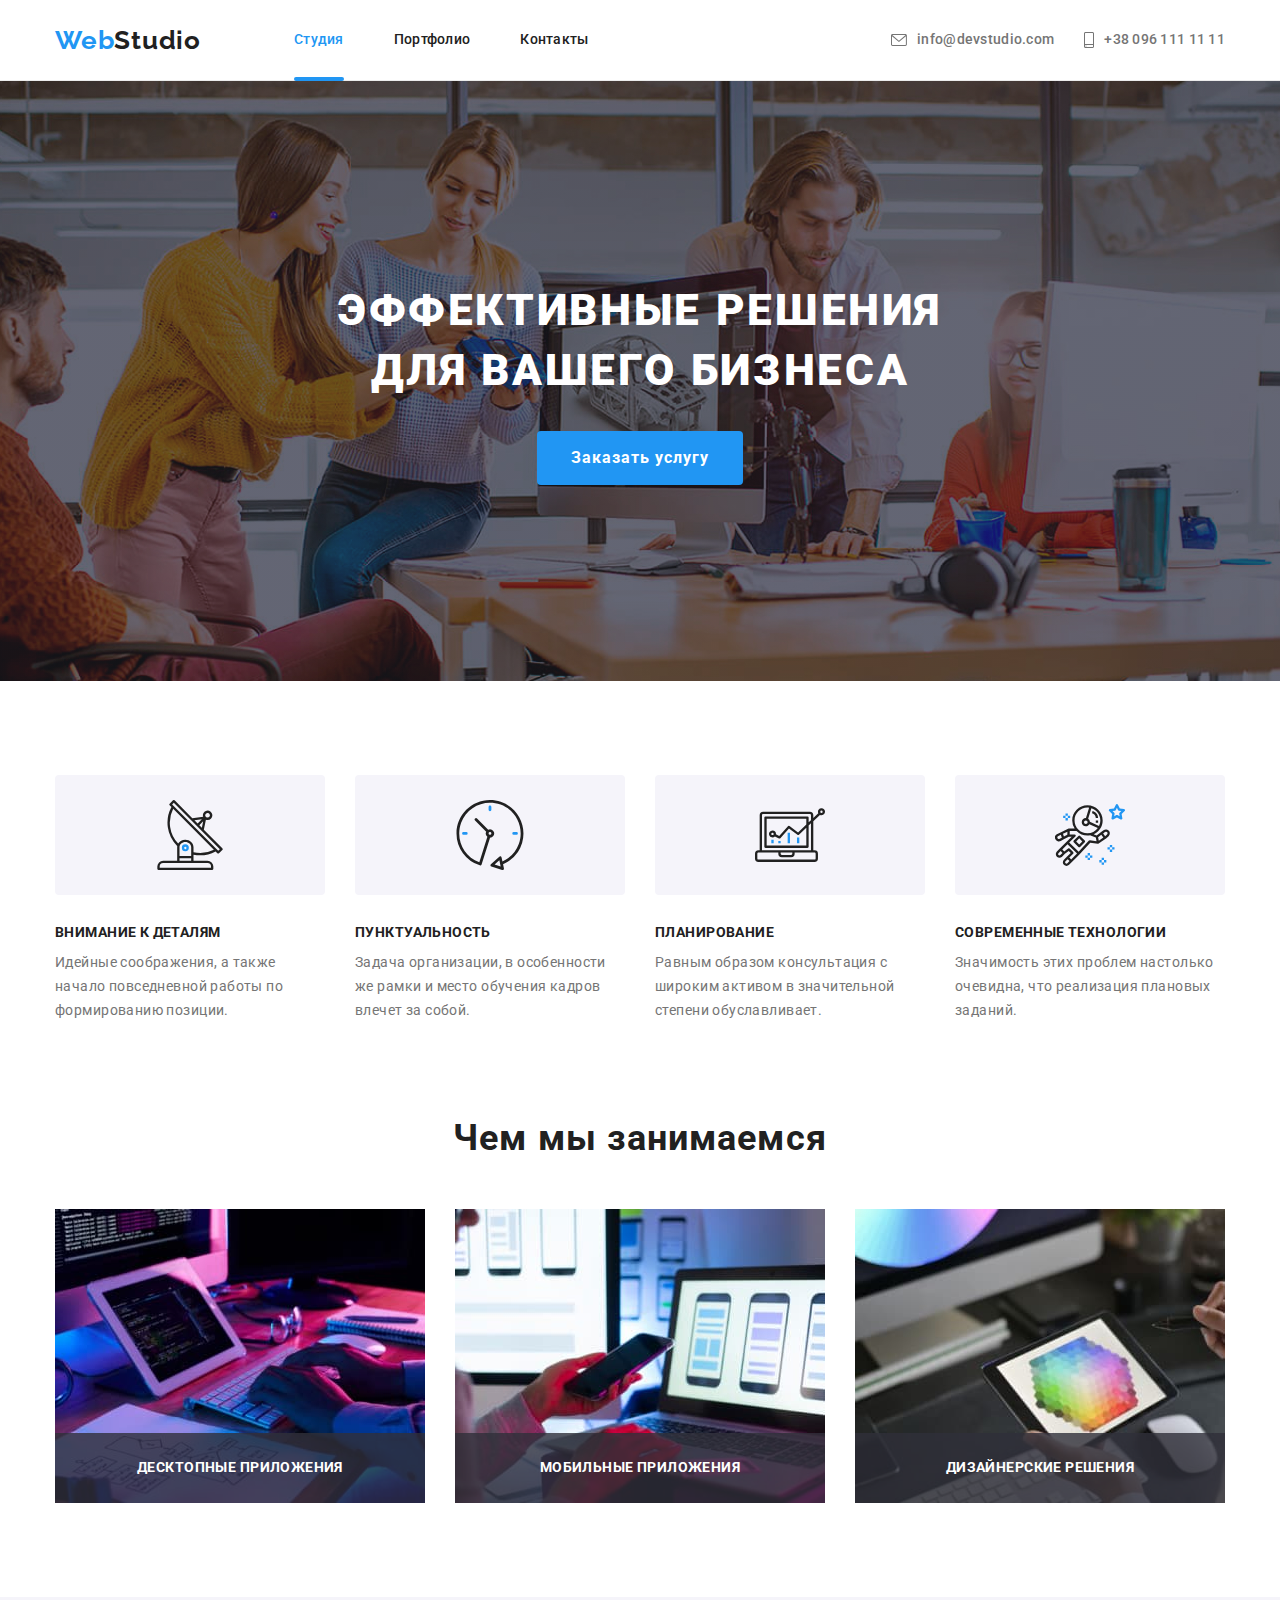
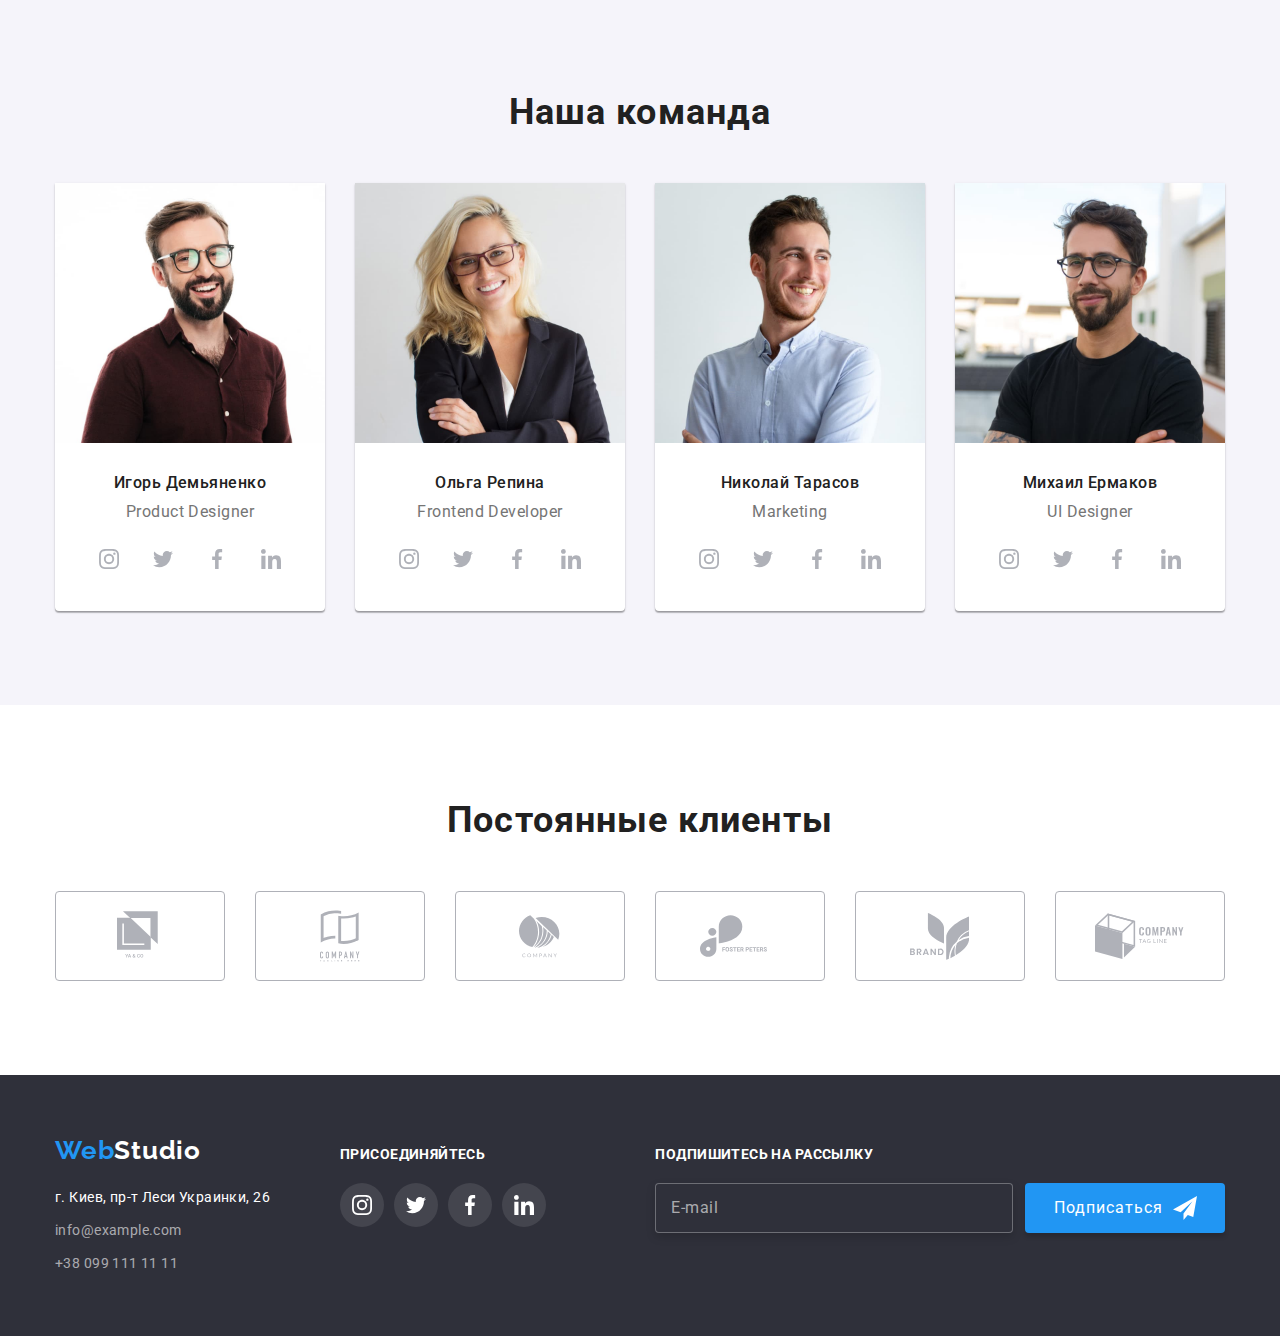
<file: index.html>
<!DOCTYPE html>
<html lang="ru">
  <head>
    <meta charset="UTF-8" />
    <meta name="viewport" content="width=device-width, initial-scale=1.0" />
    <meta name="description" content="Сайт WebStudio" />
    <title>WebStudio - Company Website</title>
    <link
      href="https://fonts.googleapis.com/css2?family=Raleway:wght@700&family=Roboto:wght@400;500;700;900&display=swap"
      rel="stylesheet"
    />
    <link
      rel="stylesheet"
      href="https://cdnjs.cloudflare.com/ajax/libs/modern-normalize/1.0.0/modern-normalize.min.css"
    />
    <link rel="stylesheet" href="./css/style.css" />
  </head>
  <body>
    <!-- Шапка сайта -->
    <header class="header">
      <div class="container">
        <div class="header-flex">
          <nav class="nav-flex">
            <!-- логотип -->
            <a href="./index.html" class="logo">
              <span class="web">Web</span><span class="studio-black">Studio</span>
            </a>

            <!-- навигация в шапке -->
            <ul class="nav-list">
              <li class="item">
                <a href="./index.html" class="link active">Студия</a>
              </li>
              <li class="item">
                <a href="./portfolio.html" class="link">Портфолио</a>
              </li>
              <li class="item">
                <a href="#" class="link">Контакты</a>
              </li>
            </ul>
          </nav>
          <!-- блок с емейлом и номером телефона -->
          <div class="contacts">
            <a href="mailto:info@devstudio.com" class="link">
              <svg class="contacts-icon" width="16" height="12">
                <use href="./images/symbols.svg#icon-envelope"></use>
              </svg>
              info@devstudio.com
            </a>

            <a href="tel:+380961111111" class="link">
              <svg class="contacts-icon" width="10" height="16">
                <use href="./images/symbols.svg#icon-tel"></use>
              </svg>
              +38 096 111 11 11
            </a>
          </div>
        </div>
      </div>
    </header>

    <!-- Основной контент сайта -->
    <main>
      <!-- Герой сайта -->
      <section class="hero">
        <div class="hero-container">
          <h1 class="title">
            Эффективные решения <br />
            для вашего бизнеса
          </h1>

          <!-- Кнопка окрытия модального окна -->
          <button class="open-btn" type="button" data-modal-open>Заказать услугу</button>

          <!-- Модальное окно -->
          <div class="backdrop is-hidden" data-modal>
            <div class="modal">
              <!-- Кнопка закрытия модального окна -->
              <button class="closed-btn" type="button" data-modal-close>
                <svg class="closed-svg" width="11" height="11">
                  <use href="./images/symbols.svg#icon-closed-pointer"></use>
                </svg>
              </button>

              <!-- Form на модалке -->
              <form class="form-field">
                <!-- Титул Модального окна -->
                <b class="modal-title">Оставьте свои данные, мы вам перезвоним</b>

                <div class="form-block" role="group">
                  <label class="form-label" for="name">Имя</label>
                  <input class="form-input" type="text" name="name" id="name" placeholder=" " />
                  <svg class="form-svg" width="18" height="18">
                    <use href="./images/symbols.svg#icon-person-modal"></use>
                  </svg>
                </div>

                <div class="form-block" role="group">
                  <label class="form-label" for="tel">Телефон</label>
                  <input class="form-input" type="tel" name="tel" id="tel" placeholder=" " />
                  <svg class="form-svg" width="18" height="18">
                    <use href="./images/symbols.svg#icon-phone-modal"></use>
                  </svg>
                </div>

                <div class="form-block" role="group">
                  <label class="form-label" for="e-mail">Почта</label>
                  <input class="form-input" type="email" name="email" id="e-mail" placeholder=" " />
                  <svg class="form-svg" width="18" height="18">
                    <use href="./images/symbols.svg#icon-email-modal"></use>
                  </svg>
                </div>

                <!-- Поле textarea -->
                <div class="form-textarea" role="group">
                  <label class="label-comment" for="comment">Комментарий</label>
                  <textarea name="comment" id="comment" placeholder=" "></textarea>
                  <label class="label-placeholder" for="comment">Введите текст</label>
                </div>

                <!-- Кастомный чекбокс -->
                <div class="form-policy" role="group">
                  <label class="policy-label">
                    <input class="policy-checkbox" type="checkbox" name="policy" />
                    <!-- <span class="icon-check"></span> -->
                    <span class="icon-check"
                      >Соглашаюсь с рассылкой и принимаю &nbsp;
                      <a href="#">Условия договора</a></span
                    >
                  </label>
                </div>

                <!-- Кнопка отправки формы -->
                <button class="btn-send" type="submit">Отправить</button>
              </form>
              <!--  -->
            </div>
          </div>
        </div>
      </section>

      <!-- Наши преимущества -->
      <section class="adv">
        <div class="container">
          <!-- Данный Заголовок "h2" тут необязателен, но для семантики будет полезен. Мы его скроем в стилях. -->
          <h2 class="visually-hidden">Наши преимущества</h2>

          <ul class="advantages">
            <li class="advantages-list">
              <div class="advantages-box">
                <svg width="70" height="70">
                  <use href="./images/symbols.svg#icon-antenna"></use>
                </svg>
              </div>
              <h3 class="advantages-title">Внимание к деталям</h3>
              <p class="advantages-text">
                Идейные соображения, а также начало повседневной работы по формированию позиции.
              </p>
            </li>
            <li class="advantages-list">
              <div class="advantages-box">
                <svg width="70" height="70">
                  <use href="./images/symbols.svg#icon-clock"></use>
                </svg>
              </div>
              <h3 class="advantages-title">Пунктуальность</h3>
              <p class="advantages-text">
                Задача организации, в особенности же рамки и место обучения кадров влечет за собой.
              </p>
            </li>
            <li class="advantages-list">
              <div class="advantages-box">
                <svg width="70" height="70">
                  <use href="./images/symbols.svg#icon-diagram"></use>
                </svg>
              </div>
              <h3 class="advantages-title">Планирование</h3>
              <p class="advantages-text">
                Равным образом консультация с широким активом в значительной степени обуславливает.
              </p>
            </li>
            <li class="advantages-list">
              <div class="advantages-box">
                <svg width="70" height="70">
                  <use href="./images/symbols.svg#icon-astronaut"></use>
                </svg>
              </div>
              <h3 class="advantages-title">Современные технологии</h3>
              <p class="advantages-text">
                Значимость этих проблем настолько очевидна, что реализация плановых заданий.
              </p>
            </li>
          </ul>
        </div>
      </section>

      <!-- Чем мы занимаемся -->
      <section class="work">
        <div class="container">
          <h2 class="title">Чем мы занимаемся</h2>

          <ul class="work-list">
            <li class="list-item">
              <img
                src="./images/img_1.jpg"
                alt="Набор кода используя планшет"
                width="370"
                height="294"
              />

              <!-- *Блок позиционирования -->
              <div class="position-block">
                <p class="position-text">Десктопные приложения</p>
              </div>
            </li>
            <li class="list-item">
              <img
                src="./images/img_2.jpg"
                alt="Макет дизайна рабочего стола мобильного телефона"
                width="370"
                height="294"
              />

              <!-- *Блок позиционирования -->
              <div class="position-block">
                <p class="position-text">Мобильные приложения</p>
              </div>
            </li>
            <li class="list-item">
              <img
                src="./images/img_3.jpg"
                alt="Цветовая палитра на экране планшета"
                width="370"
                height="294"
              />

              <!-- *Блок позиционирования -->
              <div class="position-block">
                <p class="position-text">Дизайнерские решения</p>
              </div>
            </li>
          </ul>
        </div>
      </section>

      <!-- Наша команда -->
      <section class="team">
        <div class="container">
          <h2 class="title">Наша команда</h2>

          <ul class="team-list">
            <li class="list-item">
              <img
                class="list-img"
                src="./images/photo_1.jpg"
                alt="Игорь Демьяненко"
                width="270"
                height="260"
              />
              <h3 class="list-title">Игорь Демьяненко</h3>
              <p class="list-text" lang="en">Product Designer</p>
              <div class="social-block">
                <a class="social-link" href="https://www.instagram.com">
                  <svg class="social-svg" width="20" height="20">
                    <use href="./images/symbols.svg#icon-instagram"></use>
                  </svg>
                </a>
                <a class="social-link" href="https://twitter.com">
                  <svg class="social-svg" width="20" height="20">
                    <use href="./images/symbols.svg#icon-twitter"></use>
                  </svg>
                </a>
                <a class="social-link" href="https://www.facebook.com">
                  <svg class="social-svg" width="20" height="20">
                    <use href="./images/symbols.svg#icon-facebook"></use>
                  </svg>
                </a>
                <a class="social-link" href="https://www.linkedin.com">
                  <svg class="social-svg" width="20" height="20">
                    <use href="./images/symbols.svg#icon-linkedin"></use>
                  </svg>
                </a>
              </div>
            </li>
            <li class="list-item">
              <img
                class="list-img"
                src="./images/photo_2.jpg"
                alt="Ольга Репина"
                width="270"
                height="260"
              />
              <h3 class="list-title">Ольга Репина</h3>
              <p class="list-text" lang="en">Frontend Developer</p>
              <div class="social-block">
                <a class="social-link" href="https://www.instagram.com">
                  <svg class="social-svg" width="20" height="20">
                    <use href="./images/symbols.svg#icon-instagram"></use>
                  </svg>
                </a>
                <a class="social-link" href="https://twitter.com">
                  <svg class="social-svg" width="20" height="20">
                    <use href="./images/symbols.svg#icon-twitter"></use>
                  </svg>
                </a>
                <a class="social-link" href="https://www.facebook.com">
                  <svg class="social-svg" width="20" height="20">
                    <use href="./images/symbols.svg#icon-facebook"></use>
                  </svg>
                </a>
                <a class="social-link" href="https://www.linkedin.com">
                  <svg class="social-svg" width="20" height="20">
                    <use href="./images/symbols.svg#icon-linkedin"></use>
                  </svg>
                </a>
              </div>
            </li>
            <li class="list-item">
              <img
                class="list-img"
                src="./images/photo_3.jpg"
                alt="Николай Тарасов"
                width="270"
                height="260"
              />
              <h3 class="list-title">Николай Тарасов</h3>
              <p class="list-text" lang="en">Marketing</p>
              <div class="social-block">
                <a class="social-link" href="https://www.instagram.com">
                  <svg width="20" height="20">
                    <use href="./images/symbols.svg#icon-instagram"></use>
                  </svg>
                </a>
                <a class="social-link" href="https://twitter.com">
                  <svg width="20" height="20">
                    <use href="./images/symbols.svg#icon-twitter"></use>
                  </svg>
                </a>
                <a class="social-link" href="https://www.facebook.com">
                  <svg width="20" height="20">
                    <use href="./images/symbols.svg#icon-facebook"></use>
                  </svg>
                </a>
                <a class="social-link" href="https://www.linkedin.com">
                  <svg width="20" height="20">
                    <use href="./images/symbols.svg#icon-linkedin"></use>
                  </svg>
                </a>
              </div>
            </li>
            <li class="list-item">
              <img
                class="list-img"
                src="./images/photo_4.jpg"
                alt="Михаил Ермаков"
                width="270"
                height="260"
              />
              <h3 class="list-title">Михаил Ермаков</h3>
              <p class="list-text" lang="en">UI Designer</p>
              <div class="social-block">
                <a class="social-link" href="https://www.instagram.com">
                  <svg width="20" height="20">
                    <use href="./images/symbols.svg#icon-instagram"></use>
                  </svg>
                </a>
                <a class="social-link" href="https://twitter.com">
                  <svg width="20" height="20">
                    <use href="./images/symbols.svg#icon-twitter"></use>
                  </svg>
                </a>
                <a class="social-link" href="https://www.facebook.com">
                  <svg width="20" height="20">
                    <use href="./images/symbols.svg#icon-facebook"></use>
                  </svg>
                </a>
                <a class="social-link" href="https://www.linkedin.com">
                  <svg width="20" height="20">
                    <use href="./images/symbols.svg#icon-linkedin"></use>
                  </svg>
                </a>
              </div>
            </li>
          </ul>
        </div>
      </section>

      <!-- Постоянные клиенты -->
      <section class="clients">
        <div class="container">
          <h2 class="title">Постоянные клиенты</h2>

          <div class="clients-block">
            <a class="clients-link" href="#">
              <svg class="clients-svg" width="45" height="50">
                <use href="./images/symbols.svg#icon-logo-1"></use>
              </svg>
            </a>
            <a class="clients-link" href="#">
              <svg class="clients-svg" width="40" height="52">
                <use href="./images/symbols.svg#icon-logo-2"></use>
              </svg>
            </a>
            <a class="clients-link" href="#">
              <svg class="clients-svg" width="41" height="43">
                <use href="./images/symbols.svg#icon-logo-3"></use>
              </svg>
            </a>
            <a class="clients-link" href="#">
              <svg class="clients-svg" width="80" height="43">
                <use href="./images/symbols.svg#icon-logo-4"></use>
              </svg>
            </a>
            <a class="clients-link" href="#">
              <svg class="clients-svg" width="59" height="47">
                <use href="./images/symbols.svg#icon-logo-5"></use>
              </svg>
            </a>
            <a class="clients-link" href="#">
              <svg class="clients-svg" width="89" height="49">
                <use href="./images/symbols.svg#icon-logo-6"></use>
              </svg>
            </a>
          </div>
        </div>
      </section>
    </main>

    <!-- футер сайта -->
    <footer class="footer">
      <div class="container">
        <!-- Общий блок для футер флекса -->
        <div class="footer-flex">
          <!-- блок ЛОГО + адрес, эмейл, телефон -->
          <div class="footer-address-block">
            <a href="./index.html" class="logo">
              <span class="web">Web</span><span class="studio-white">Studio</span>
            </a>
            <address class="company-address">
              <span class="map">г. Киев, пр-т Леси Украинки, 26</span> <br />
              <a href="mailto:info@example.com" class="link">info@example.com</a>
              <br />
              <a href="tel:+380991111111" class="link">+38 099 111 11 11</a> <br />
            </address>
          </div>

          <!-- блок присоединяйтесь к соц сетям -->
          <div class="footer-social">
            <b class="title">присоединяйтесь</b>
            <div class="social-block">
              <a class="social-link" href="https://www.instagram.com">
                <svg width="20" height="20">
                  <use href="./images/symbols.svg#icon-instagram"></use>
                </svg>
              </a>
              <a class="social-link" href="https://twitter.com">
                <svg width="20" height="20">
                  <use href="./images/symbols.svg#icon-twitter"></use>
                </svg>
              </a>
              <a class="social-link" href="https://www.facebook.com">
                <svg width="20" height="20">
                  <use href="./images/symbols.svg#icon-facebook"></use>
                </svg>
              </a>
              <a class="social-link" href="https://www.linkedin.com">
                <svg width="20" height="20">
                  <use href="./images/symbols.svg#icon-linkedin"></use>
                </svg>
              </a>
            </div>
          </div>

          <!-- Блок Подпишитесь на рассылку -->
          <div class="subscribe">
            <b class="subscribe-title">Подпишитесь на рассылку</b>
            <form class="subscribe-form">
              <input class="form-input" type="email" name="email" id="email" placeholder=" " />
              <label class="form-label" for="email">E-mail</label>

              <!-- Кнопка "Подписаться" -->
              <button class="form-btn" type="submit">
                Подписаться
                <svg width="24" height="24">
                  <use href="./images/symbols.svg#icon-send"></use>
                </svg>
              </button>
            </form>
          </div>
        </div>
      </div>
    </footer>

    <script src="./js/modal.js"></script>
  </body>
</html>
</file>
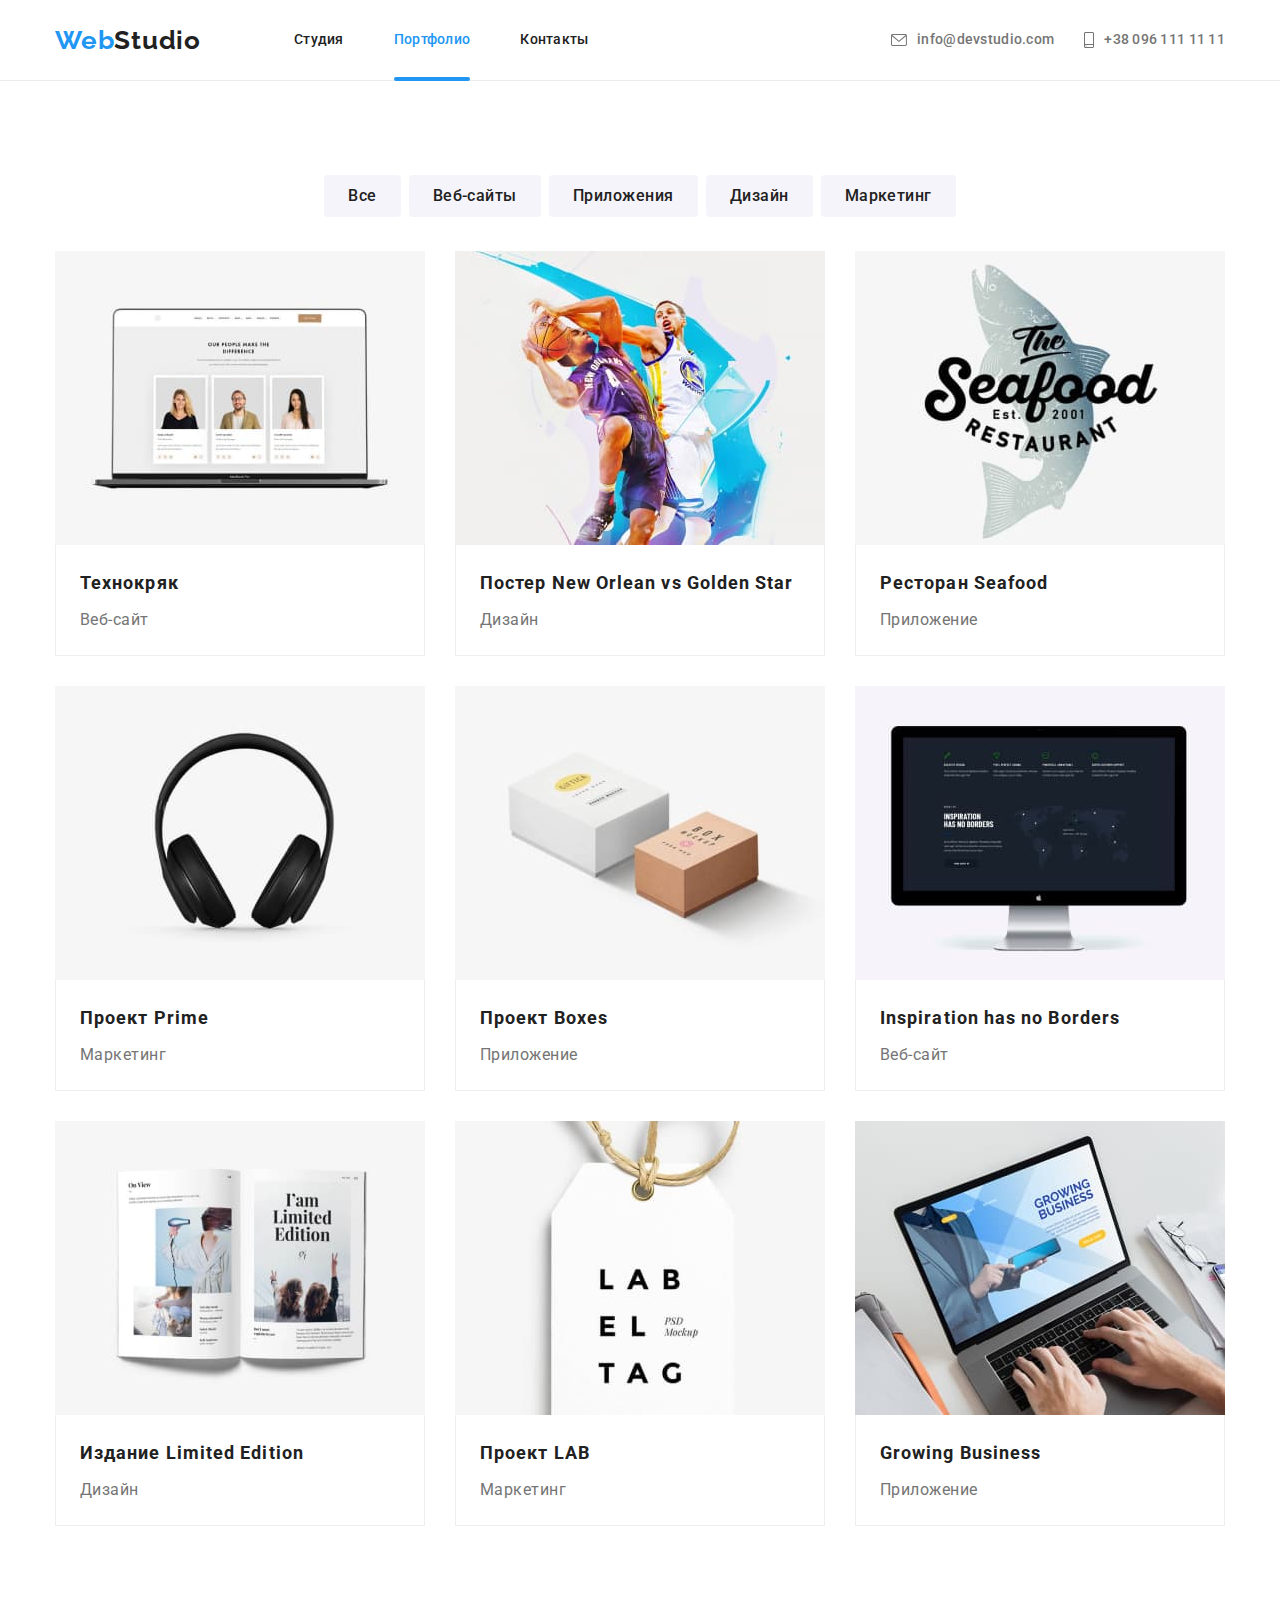
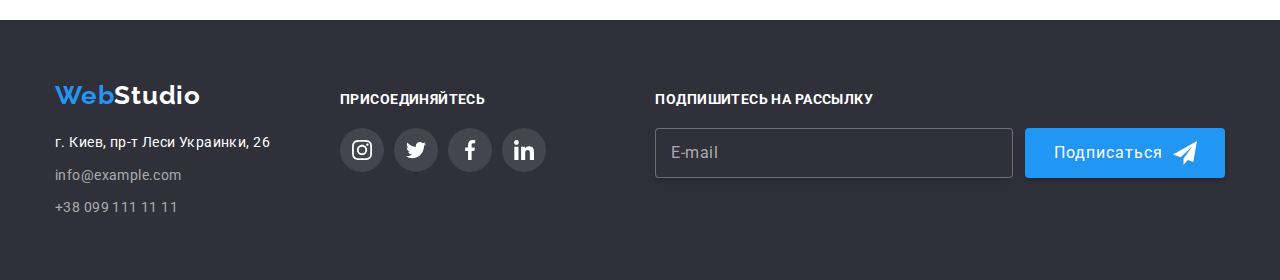
<file: portfolio.html>
<!DOCTYPE html>
<html lang="ru">
  <head>
    <meta charset="UTF-8" />
    <meta name="viewport" content="width=device-width, initial-scale=1.0" />
    <meta name="description" content="Сайт WebStudio" />
    <title>WebStudio portfolio</title>
    <link
      href="https://fonts.googleapis.com/css2?family=Raleway:wght@700&family=Roboto:wght@400;500;700;900&display=swap"
      rel="stylesheet"
    />
    <link
      rel="stylesheet"
      href="https://cdnjs.cloudflare.com/ajax/libs/modern-normalize/1.0.0/modern-normalize.min.css"
    />
    <link rel="stylesheet" href="./css/style.css" />
  </head>
  <body>
    <!-- Шапка сайта -->
    <header class="header">
      <div class="container">
        <div class="header-flex">
          <nav class="nav-flex">
            <!-- логотип -->
            <a href="./index.html" class="logo">
              <span class="web">Web</span><span class="studio-black">Studio</span>
            </a>

            <!-- навигация в шапке -->
            <ul class="nav-list">
              <li class="item">
                <a href="./index.html" class="link">Студия</a>
              </li>
              <li class="item">
                <a href="./portfolio.html" class="link active">Портфолио</a>
              </li>
              <li class="item">
                <a href="#" class="link">Контакты</a>
              </li>
            </ul>
          </nav>
          <!-- блок с емейлом и номером телефона -->
          <div class="contacts">
            <a href="mailto:info@devstudio.com" class="link">
              <svg class="contacts-icon" width="16" height="12">
                <use href="./images/symbols.svg#icon-envelope"></use>
              </svg>
              info@devstudio.com
            </a>

            <a href="tel:+380961111111" class="link">
              <svg class="contacts-icon" width="10" height="16">
                <use href="./images/symbols.svg#icon-tel"></use>
              </svg>
              +38 096 111 11 11
            </a>
          </div>
        </div>
      </div>
    </header>

    <!-- Основной контент страницы Portfolia -->
    <main>
      <!-- Секция кнопок для фильтров. Пока что делаю как ссылки-->
      <section class="works">
        <div class="container">
          <h1 class="visually-hidden">Страница примеров работ Вeбстудии</h1>
          <!--этот h1 уберем потом с помощью стилей -->

          <!-- филтры -->
          <ul class="filter">
            <li class="filter-list">
              <button type="button" class="filter-link">Все</button>
            </li>
            <li class="filter-list">
              <button type="button" class="filter-link">Веб-сайты</button>
            </li>
            <li class="filter-list">
              <button type="button" class="filter-link">Приложения</button>
            </li>
            <li class="filter-list">
              <button type="button" class="filter-link">Дизайн</button>
            </li>
            <li class="filter-list">
              <button type="button" class="filter-link">Маркетинг</button>
            </li>
          </ul>

          <!-- Сетка работ -->
          <ul class="examples">
            <li class="examples-list">
              <a href="#" class="examples-link">
                <!-- Для позиционирования -->
                <div class="position-box">
                  <div class="transormation-box">
                    <p class="position-text">
                      Технокряк это современная площадка распространения коронавируса. Компании
                      используют эту платформу для цифрового шпионажа и атак на защищённые сервера
                      конкурентов.
                    </p>
                  </div>

                  <img
                    class="examples-img"
                    src="./images/images-portfolio/work1.jpg"
                    alt="Вебсайт с карточками людей"
                    width="370"
                    height="294"
                  />
                </div>

                <div class="text-block">
                  <h2 class="examples-title">Технокряк</h2>
                  <p class="examples-text">Веб-сайт</p>
                </div>
              </a>
            </li>

            <li class="examples-list">
              <a href="#" class="examples-link">
                <!-- Для позиционирования -->
                <div class="position-box">
                  <div class="transormation-box">
                    <p class="position-text">
                      Технокряк это современная площадка распространения коронавируса. Компании
                      используют эту платформу для цифрового шпионажа и атак на защищённые сервера
                      конкурентов.
                    </p>
                  </div>

                  <img
                    class="examples-img"
                    src="./images/images-portfolio/work2.jpg"
                    alt="Постер команды НБА"
                    width="370"
                    height="294"
                  />
                </div>

                <div class="text-block">
                  <h2 class="examples-title">Постер New Orlean vs Golden Star</h2>
                  <p class="examples-text">Дизайн</p>
                </div>
              </a>
            </li>

            <li class="examples-list">
              <a href="#" class="examples-link">
                <!-- Для позиционирования -->
                <div class="position-box">
                  <div class="transormation-box">
                    <p class="position-text">
                      Технокряк это современная площадка распространения коронавируса. Компании
                      используют эту платформу для цифрового шпионажа и атак на защищённые сервера
                      конкурентов.
                    </p>
                  </div>

                  <img
                    class="examples-img"
                    src="./images/images-portfolio/work3.jpg"
                    alt="Рыба - логотипа рыбного ресторана"
                    width="370"
                    height="294"
                  />
                </div>

                <div class="text-block">
                  <h2 class="examples-title">Ресторан Seafood</h2>
                  <p class="examples-text">Приложение</p>
                </div>
              </a>
            </li>
            <li class="examples-list">
              <a href="#" class="examples-link">
                <!-- Для позиционирования -->
                <div class="position-box">
                  <div class="transormation-box">
                    <p class="position-text">
                      Технокряк это современная площадка распространения коронавируса. Компании
                      используют эту платформу для цифрового шпионажа и атак на защищённые сервера
                      конкурентов.
                    </p>
                  </div>

                  <img
                    class="examples-img"
                    src="./images/images-portfolio/work4.jpg"
                    alt="Накладные наушники"
                    width="370"
                    height="294"
                  />
                </div>
                <div class="text-block">
                  <h2 class="examples-title">Проект Prime</h2>
                  <p class="examples-text">Маркетинг</p>
                </div>
              </a>
            </li>
            <li class="examples-list">
              <a href="#" class="examples-link">
                <!-- Для позиционирования -->
                <div class="position-box">
                  <div class="transormation-box">
                    <p class="position-text">
                      Технокряк это современная площадка распространения коронавируса. Компании
                      используют эту платформу для цифрового шпионажа и атак на защищённые сервера
                      конкурентов.
                    </p>
                  </div>
                  <img
                    class="examples-img"
                    src="./images/images-portfolio/work5.jpg"
                    alt="Две картонные коробки"
                    width="370"
                    height="294"
                  />
                </div>
                <div class="text-block">
                  <h2 class="examples-title">Проект Boxes</h2>
                  <p class="examples-text">Приложение</p>
                </div>
              </a>
            </li>
            <li class="examples-list">
              <a href="#" class="examples-link">
                <!-- Для позиционирования -->
                <div class="position-box">
                  <div class="transormation-box">
                    <p class="position-text">
                      Технокряк это современная площадка распространения коронавируса. Компании
                      используют эту платформу для цифрового шпионажа и атак на защищённые сервера
                      конкурентов.
                    </p>
                  </div>
                  <img
                    class="examples-img"
                    src="./images/images-portfolio/work6.jpg"
                    alt="Аймак"
                    width="370"
                    height="294"
                  />
                </div>
                <div class="text-block">
                  <h2 class="examples-title">Inspiration has no Borders</h2>
                  <p class="examples-text">Веб-сайт</p>
                </div>
              </a>
            </li>
            <li class="examples-list">
              <a href="#" class="examples-link">
                <!-- Для позиционирования -->
                <div class="position-box">
                  <div class="transormation-box">
                    <p class="position-text">
                      Технокряк это современная площадка распространения коронавируса. Компании
                      используют эту платформу для цифрового шпионажа и атак на защищённые сервера
                      конкурентов.
                    </p>
                  </div>
                  <img
                    class="examples-img"
                    src="./images/images-portfolio/work7.jpg"
                    alt="Разворот глянцевого журнала"
                    width="370"
                    height="294"
                  />
                </div>
                <div class="text-block">
                  <h2 class="examples-title">Издание Limited Edition</h2>
                  <p class="examples-text">Дизайн</p>
                </div>
              </a>
            </li>
            <li class="examples-list">
              <a href="#" class="examples-link">
                <!-- Для позиционирования -->
                <div class="position-box">
                  <div class="transormation-box">
                    <p class="position-text">
                      Технокряк это современная площадка распространения коронавируса. Компании
                      используют эту платформу для цифрового шпионажа и атак на защищённые сервера
                      конкурентов.
                    </p>
                  </div>
                  <img
                    class="examples-img"
                    src="./images/images-portfolio/work8.jpg"
                    alt="Рекламная бирка"
                    width="370"
                    height="294"
                  />
                </div>
                <div class="text-block">
                  <h2 class="examples-title">Проект LAB</h2>
                  <p class="examples-text">Маркетинг</p>
                </div>
              </a>
            </li>
            <li class="examples-list">
              <a href="#" class="examples-link">
                <!-- Для позиционирования -->
                <div class="position-box">
                  <div class="transormation-box">
                    <p class="position-text">
                      Технокряк это современная площадка распространения коронавируса. Компании
                      используют эту платформу для цифрового шпионажа и атак на защищённые сервера
                      конкурентов.
                    </p>
                  </div>
                  <img
                    class="examples-img"
                    src="./images/images-portfolio/work9.jpg"
                    alt="Макбук Про"
                    width="370"
                    height="294"
                  />
                </div>
                <div class="text-block">
                  <h2 class="examples-title">Growing Business</h2>
                  <p class="examples-text">Приложение</p>
                </div>
              </a>
            </li>
          </ul>
        </div>
      </section>
    </main>

    <!-- футер сайта -->
    <footer class="footer">
      <div class="container">
        <!-- Общий блок для футер флекса -->
        <div class="footer-flex">
          <!-- блок ЛОГО + адрес, эмейл, телефон -->
          <div class="footer-address-block">
            <a href="./index.html" class="logo">
              <span class="web">Web</span><span class="studio-white">Studio</span>
            </a>
            <address class="company-address">
              <span class="map">г. Киев, пр-т Леси Украинки, 26</span> <br />
              <a href="mailto:info@example.com" class="link">info@example.com</a>
              <br />
              <a href="tel:+380991111111" class="link">+38 099 111 11 11</a> <br />
            </address>
          </div>

          <!-- блок присоединяйтесь к соц сетям -->
          <div class="footer-social">
            <b class="title">присоединяйтесь</b>
            <div class="social-block">
              <a class="social-link" href="https://www.instagram.com">
                <svg width="20" height="20">
                  <use href="./images/symbols.svg#icon-instagram"></use>
                </svg>
              </a>
              <a class="social-link" href="https://twitter.com">
                <svg width="20" height="20">
                  <use href="./images/symbols.svg#icon-twitter"></use>
                </svg>
              </a>
              <a class="social-link" href="https://www.facebook.com">
                <svg width="20" height="20">
                  <use href="./images/symbols.svg#icon-facebook"></use>
                </svg>
              </a>
              <a class="social-link" href="https://www.linkedin.com">
                <svg width="20" height="20">
                  <use href="./images/symbols.svg#icon-linkedin"></use>
                </svg>
              </a>
            </div>
          </div>

          <!-- Блок Подпишитесь на рассылку -->
          <div class="subscribe">
            <b class="subscribe-title">Подпишитесь на рассылку</b>
            <form class="subscribe-form">
              <input class="form-input" type="email" name="email" id="email" placeholder=" " />
              <label class="form-label" for="email">E-mail</label>

              <!-- Кнопка "Подписаться" -->
              <button class="form-btn" type="submit">
                Подписаться
                <svg width="24" height="24">
                  <use href="./images/symbols.svg#icon-send"></use>
                </svg>
              </button>
            </form>
          </div>
        </div>
      </div>
    </footer>
  </body>
</html>
</file>
<file: css/style.css>
/* текст заголовков h2, h3, списка nav,  #212121 */
/* подписи под заголовками, верхний телефон 
и емейл, профессия #757575 */
/* Цвет конопок, вспомогательный цвет  #ffffff */
/* основной синий цвет, для ховерка и фокуса  #2196f3 */

/* Project fonts */
/* font-family: Roboto;
font-style: normal;
font-weight: 500;

font-family: Roboto;
font-style: normal;
font-weight: 900;

font-family: Roboto;
font-style: normal;
font-weight: 700;

font-family: Roboto;
font-style: normal;
font-weight: 400;

font-family: Raleway;
font-style: normal;
font-weight: 700; */

:root {
  --primary-text-color: #212121;
  --secondary-text-color: #757575;
  --third-text-color: #ffffff;
  --main-blue-color: #2196f3;
  --second-blue-color: #188ce8;

  --bg-main-color: #2f303a;
  --bg-secondary-color: #f5f4fa;
  --bg-third-color: #ffffff;
  --bg-forth-color: #e5e5e5;
  --bg-card-color: #ffffff;

  --border-main-color: #eeeeee;
  --border-header-color: #ececec;

  --main-font-family: Roboto, sans-serif;
  --secondary-font-family: Raleway, sans-serif;

  --icon-main-color: #afb1b8;

  --transition-timing-formula: cubic-bezier(0.4, 0, 0.2, 1);
  --transition-duration: 250ms;
}

/* *for all page  */
body {
  font-family: var(--main-font-family);
}

h2,
h3 {
  color: var(--primary-text-color);
}

/* *main container */
.container {
  width: 1200px;
  margin-left: auto;
  margin-right: auto;
  padding-left: 15px;
  padding-right: 15px;
}

/* *Спрятать текст h2/h1 (не работает в геометрии), но оставить его для читалок */
.visually-hidden {
  position: absolute;
  width: 1px;
  height: 1px;
  margin: -1px;
  border: 0;
  padding: 0;
  clip: rect(0 0 0 0);
  overflow: hidden;
}

/* !header */
/* *Flex items for header */
.header {
  border-bottom: 1px solid var(--border-header-color);
  background: var(--bg-third-color);
}

.nav-flex {
  display: flex;
  align-items: center;
}

.header-flex {
  display: flex;
  align-items: center;
}

/* ?Logo */
.logo {
  font-family: var(--secondary-font-family);
  font-weight: 700;
  font-size: 26px;
  line-height: 1.19;
  letter-spacing: 0.03em;
  text-decoration: none;
}

.logo .web {
  color: var(--main-blue-color);
}

.logo .studio-black {
  color: var(--primary-text-color);
}
/* ?CLOSED Logo */

/* ?nav-list */
.nav-list {
  display: flex;
  margin-top: 0;
  margin-left: 93px;
  margin-bottom: 0;
  margin-right: 0;
  padding: 0;

  font-weight: 500;
  font-size: 14px;
  line-height: 1.14;
  letter-spacing: 0.02em;
  list-style: none;
}

.nav-list > .item:not(:last-child) {
  margin-right: 50px;
}

.nav-list .link {
  display: block;
  padding-top: 32px;
  padding-bottom: 32px;

  color: var(--primary-text-color);
  text-decoration: none;

  /* position */
  position: relative;

  /* Переход CSS */
  transition: color var(--transition-duration) var(--transition-timing-formula);
}

.nav-list .link:hover,
.nav-list .link:focus {
  color: var(--main-blue-color);
}

/* active page */
.nav-list .link.active {
  color: var(--main-blue-color);
}

/* *position (after) for active link*/
.nav-list .link.active:after {
  /* position */
  position: absolute;
  bottom: -1px;
  left: 0;

  display: block;
  content: '';
  height: 4px;
  width: 100%;

  border-radius: 2px;
  background: #2196f3;
}
/* ?CLOSED nav-list */

/* ?contacts info */
.contacts {
  margin-left: auto;
  display: flex;
  align-items: center;
}

.contacts .link {
  display: inline-flex;
  align-items: center;
  padding-top: 32px;
  padding-bottom: 32px;

  color: var(--secondary-text-color);
  text-decoration: none;
  font-weight: 500;
  font-size: 14px;
  line-height: 1.14;
  letter-spacing: 0.02em;

  /* для заполнeния svg */
  fill: var(--secondary-text-color);

  /* Переход CSS */
  transition: color var(--transition-duration) var(--transition-timing-formula),
    fill var(--transition-duration) var(--transition-timing-formula);
}

.contacts .link:hover,
.contacts .link:focus {
  color: var(--main-blue-color);
  fill: var(--main-blue-color);
}

.contacts .link:not(:last-child) {
  margin-right: 30px;
}

/* Оформляем svg */
.contacts-icon {
  margin-right: 10px;
}

/* !CLOSED contacts info */
/* !CLOSED header */

/* !main part */
/* !hero */
.hero {
  text-align: center;
}

.hero-container {
  max-width: 1600px;
  height: 600px;
  margin-left: auto;
  margin-right: auto;
  padding-top: 200px;

  background-color: var(--bg-main-color);
  background-image: linear-gradient(to right, rgba(47, 48, 58, 0.4), rgba(47, 48, 58, 0.4)),
    url('../images/main-bg.jpg');
  background-position: center;
}

.hero .title {
  margin-top: 0;
  margin-bottom: 30px;

  color: var(--third-text-color);
}

.hero .title {
  font-weight: 900;
  font-size: 44px;
  line-height: 1.36;
  letter-spacing: 0.06em;
  text-transform: uppercase;
}

.hero .open-btn {
  display: inline-block;
  padding-top: 10px;
  padding-bottom: 10px;
  padding-right: 32px;
  padding-left: 32px;
  border-color: transparent;
  border-radius: 4px;

  background-color: var(--main-blue-color);
  color: var(--third-text-color);
  font-weight: 700;
  font-size: 16px;
  line-height: 1.87;
  letter-spacing: 0.06em;
  text-decoration: none;
}

/* *modal window */
.backdrop {
  /* Position */
  position: fixed;
  top: 0;
  left: 0;

  width: 100%;
  height: 100%;

  /* Чтобы модальное окно было выше других эллементов страницы */
  z-index: 100;
  background: rgba(0, 0, 0, 0.2);

  /* При появлении backdrop, фон появляется плавно */
  opacity: 1;
  transition: opacity var(--transition-duration) var(--transition-timing-formula);
}

.backdrop.is-hidden {
  opacity: 0;

  /* чтобы пропадала подложка backdrop*/
  pointer-events: none;
}

/* *При выключенном backdrop, свойства modal такие */
.backdrop.is-hidden .modal {
  transform: translate(-50%, -50%) scale(1.2);
}

/* *Modal активное */
.modal {
  /* Position */
  /* Центрируем */
  position: absolute;
  top: 50%;
  left: 50%;

  padding-top: 40px;
  padding-left: 40px;
  padding-right: 40px;

  transform: translate(-50%, -50%) scale(1);
  transition: transform var(--transition-duration) var(--transition-timing-formula);

  width: 528px;
  height: 581px;

  background: var(--bg-card-color);
  box-shadow: 0px 1px 3px rgba(0, 0, 0, 0.12), 0px 1px 1px rgba(0, 0, 0, 0.14),
    0px 2px 1px rgba(0, 0, 0, 0.2);
  border-radius: 4px;
}

/* Кнопка закрытия модалки */
.modal .closed-btn {
  /* Position относительно .modal */
  position: absolute;
  top: 8px;
  right: 8px;

  width: 30px;
  height: 30px;
  border-radius: 50%;
  border: 1px solid rgba(0, 0, 0, 0.1);

  background: var(--bg-card-color);
}

.modal .closed-svg {
  /* Position Позиционируем по центру относительно круга (.closed-btn)*/
  position: absolute;
  top: 50%;
  left: 50%;

  transform: translate(-50%, -50%);

  transition: fill var(--transition-duration) var(--transition-timing-formula);
}

.modal .closed-btn:hover .closed-svg,
.modal .closed-btn:focus .closed-svg {
  fill: var(--main-blue-color);
}

/* Form для модального окна */
.backdrop .modal-title {
  display: block;
  margin-bottom: 12px;

  font-weight: 700;
  font-size: 20px;
  line-height: 1.15;
  letter-spacing: 0.03em;
  color: var(--primary-text-color);
}

/* для первых трех input  */
.form-block {
  position: relative;
  display: flex;
  align-items: flex-start;
  flex-direction: column;
  margin-bottom: 10px;
}

/* для блока textarea */
.form-textarea {
  position: relative;
  display: flex;
  align-items: flex-start;
  flex-direction: column;
  margin-bottom: 20px;
}

.form-label,
.label-comment {
  margin-top: 0;
  margin-bottom: 4px;

  font-weight: 400;
  font-size: 12px;
  line-height: 1.16;
  letter-spacing: 0.01em;
  color: var(--secondary-text-color);
}

.form-input {
  width: 100%;
  padding-top: 11px;
  padding-bottom: 11px;
  padding-left: 42px;
  padding-right: 42px;

  border: 1px solid rgba(33, 33, 33, 0.2);
  box-sizing: border-box;
  border-radius: 4px;
}

.form-svg {
  position: absolute;
  top: 50%;
  left: 12px;

  /* Чтобы можно было нажать поверх svg icon */
  pointer-events: none;
}

/* при фокусе на input (и при набраном тексте) происходит смена цвета svg */
.form-input:focus + .form-svg,
.form-input:not(:placeholder-shown) + .form-svg {
  fill: var(--main-blue-color);
}

/* при фокусе на input (и при набраном тексте) происходит смена цвета рамки */
.form-input:focus,
.form-input:not(:placeholder-shown) {
  outline: none;
  border-color: var(--main-blue-color);
}

.form-textarea textarea {
  resize: none;
  width: 100%;
  height: 120px;

  padding-top: 12px;
  padding-bottom: 12px;
  padding-left: 16px;
  padding-right: 16px;

  border: 1px solid rgba(33, 33, 33, 0.2);
  box-sizing: border-box;
  border-radius: 4px;
}

.form-textarea .label-placeholder {
  position: absolute;
  top: 32px;
  left: 17px;

  font-weight: 400;
  font-size: 14px;
  line-height: 1.14;
  letter-spacing: 0.01em;
  color: rgba(117, 117, 117, 0.5);
}

/* Когда textarea в фокусе и набран текст (т.е. нет placeholder), то рамка становится синей  */
.form-textarea textarea:focus,
.form-textarea textarea:not(:placeholder-shown) {
  outline: none;
  border-color: var(--main-blue-color);
}

/* Когда textarea в фокусе и набран текст (т.е. нет placeholder), label-placeholder исчезает */
.form-textarea textarea:focus + .label-placeholder,
.form-textarea textarea:not(:placeholder-shown) + .label-placeholder {
  position: absolute;
  width: 1px;
  height: 1px;
  margin: -1px;
  border: 0;
  padding: 0;
  clip: rect(0 0 0 0);
  overflow: hidden;
}

/* Кастомный чекбокс */
.form-field .form-policy {
  display: flex;
  justify-content: center;
  align-items: center;
  margin-bottom: 30px;
}

.form-policy .policy-label {
  display: flex;
  align-items: center;
  justify-content: center;
}

/* Скрываем станартный чекбокс */
.form-policy .policy-checkbox {
  position: absolute;
  width: 1px;
  height: 1px;
  margin: -1px;
  border: 0;
  padding: 0;
  clip: rect(0 0 0 0);
  overflow: hidden;
}

.icon-check {
  display: flex;
  align-items: center;

  font-weight: 400;
  font-size: 14px;
  line-height: 1.71;
  letter-spacing: 0.03em;
  color: var(--secondary-text-color);
}

/* Оформляем кастомный чекбокс */
.form-policy .icon-check::before {
  display: inline-block;
  content: '';
  width: 16px;
  height: 15px;
  margin-right: 8px;

  border: 2px solid var(--primary-text-color);
  border-radius: 2px;

  transition: all var(--transition-duration) var(--transition-timing-formula);
}

/* Когда чекбокс в фокусе, или наведен Ховер, то кастомный чекбокс подсвечивается синей рамкой  */
.form-policy .policy-checkbox:focus + .icon-check::before,
.form-policy .policy-checkbox:hover + .icon-check::before {
  border-color: var(--main-blue-color);
}

/* Когда кастомный чекбокс зачекан, то он с синей птичкой */
.form-policy .policy-checkbox:checked + .icon-check::before {
  background-color: var(--main-blue-color);
  background-image: url('../images/icon-check.svg');
  background-size: contain;
  border-color: transparent;
  background-origin: border-box;
}

.policy-label a {
  color: var(--main-blue-color);
}

/* Кнопка закрытия модального окна */
.form-field .btn-send {
  padding-top: 10px;
  padding-bottom: 10px;
  padding-left: 56px;
  padding-right: 55px;

  font-weight: 700;
  font-size: 16px;
  line-height: 1.87;
  letter-spacing: 0.06em;
  border: none;
  background: var(--main-blue-color);
  box-shadow: 0px 4px 4px rgba(0, 0, 0, 0.15);
  border-radius: 4px;
  color: var(--third-text-color);
}
/* !CLOSED hero */

/* !advantages list */
.adv {
  padding-top: 94px;
  padding-bottom: 94px;
}

.advantages {
  display: flex;
  flex-wrap: wrap; /*вдруг добавят еще разделов*/

  margin: 0;
  padding: 0;

  list-style: none;
}

.advantages-box {
  display: flex;
  justify-content: center;
  align-items: center;
  width: 270px;
  height: 120px;
  margin-bottom: 30px;
  border-radius: 4px;

  background: var(--bg-secondary-color);
}

.advantages .advantages-list {
  width: calc((100% - 90px) / 4);
}

.advantages .advantages-list:not(:nth-child(4n)) {
  margin-right: 30px;
}

.advantages .advantages-title {
  margin-top: 0;
  margin-bottom: 10px;

  font-weight: 700;
  font-size: 14px;
  line-height: 1.14;
  letter-spacing: 0.03em;
  text-transform: uppercase;
}
.advantages .advantages-text {
  margin: 0;

  color: var(--secondary-text-color);
  font-weight: 400;
  font-size: 14px;
  line-height: 1.71;
  letter-spacing: 0.03em;
}
/* !CLOSED advantages list */

/* !Чем мы занимаемся */
.work {
  padding-bottom: 94px;
}

.work .title {
  margin-top: 0;
  margin-bottom: 50px;
  text-align: center;

  font-weight: 700;
  font-size: 36px;
  line-height: 1.17;
  letter-spacing: 0.03em;
}

.work .work-list {
  display: flex;
  flex-wrap: wrap; /* если теоретически добавят еще картинок */

  margin: 0;
  padding: 0;

  list-style: none;
}

.work-list .list-item {
  /* Position */
  position: relative; /* *Position */

  width: calc((100% - 60px) / 3);
}

/* дать всем эдементам правый маржин, кроме каждого кратного 3-м (3й, 6й, 9й) */
.work-list .list-item:not(:nth-child(3n)) {
  margin-right: 30px;
}

.work-list img {
  display: block;
}

/* *for position-block */
.work-list .position-block {
  /* Position */
  position: absolute;
  bottom: 0;

  padding-top: 27px;
  padding-bottom: 27px;
  width: 100%;
  display: flex;
  justify-content: center;
  align-items: center;

  background: rgba(47, 48, 58, 0.8);
}

/* *for position-text */
.work-list .position-text {
  margin: 0;

  font-family: var(--main-font-family);
  font-weight: 700;
  font-size: 14px;
  line-height: 1.14;
  letter-spacing: 0.03em;
  text-transform: uppercase;
  color: var(--bg-third-color);
}

/* !CLOSED Чем мы занимаемся */

/* !Наша команда */
.team {
  padding-top: 94px;
  padding-bottom: 94px;

  background: var(--bg-secondary-color);
}

.team .title {
  margin-top: 0;
  margin-bottom: 50px;
  text-align: center;

  font-weight: 700;
  font-size: 36px;
  line-height: 1.17;
  letter-spacing: 0.03em;
}

.team .team-list {
  display: flex;
  flex-wrap: wrap;
  margin: 0;
  padding: 0;

  list-style: none;
}

.team-list .list-item {
  width: calc((100% - 90px) / 4);
  padding-bottom: 30px;

  background: var(--bg-card-color);
  border-radius: 0px 0px 4px 4px;
  box-shadow: 0px 1px 3px rgba(0, 0, 0, 0.12), 0px 1px 1px rgba(0, 0, 0, 0.14),
    0px 2px 1px rgba(0, 0, 0, 0.2);
}

.team-list .list-item:not(:nth-child(4n)) {
  margin-right: 30px;
}

.team-list .list-img {
  display: block;
  margin-bottom: 30px;
}

.team-list .list-title {
  margin-top: 0;
  margin-bottom: 10px;
  margin-left: 0;
  margin-right: 0;
  text-align: center;

  font-weight: 500;
  font-size: 16px;
  line-height: 1.19;
  letter-spacing: 0.03em;
}

/* *position */
.team-list .list-text {
  margin-top: 0;
  margin-bottom: 16px;
  margin-left: 0;
  margin-right: 0;
  text-align: center;

  color: var(--secondary-text-color);
  font-weight: 400;
  font-size: 16px;
  line-height: 1.19;
  letter-spacing: 0.03em;
}

.team .social-block {
  display: flex;
  justify-content: center;
  align-items: center;

  list-style: none;
}

.team .social-link {
  display: flex;
  justify-content: center;
  align-items: center;
  width: 44px;
  height: 44px;

  fill: var(--icon-main-color);

  /* Переходы CSS  */
  transition: fill var(--transition-duration) var(--transition-timing-formula),
    background-color var(--transition-duration) var(--transition-timing-formula),
    border-radius var(--transition-duration) var(--transition-timing-formula);
}

.team .social-link:hover,
.team .social-link:focus {
  fill: var(--third-text-color);
  background-color: var(--main-blue-color);
  border-radius: 50%;
}

.team .social-link:not(:last-child) {
  margin-right: 10px;
}
/* !CLOSED Наша команда */

/* !Постоянные клиенты */
.clients {
  padding-top: 94px;
  padding-bottom: 94px;
}

.clients .title {
  margin-top: 0;
  margin-bottom: 50px;
  text-align: center;

  font-family: var(--main-font-family);
  font-weight: 700;
  font-size: 36px;
  line-height: 1.17;
  letter-spacing: 0.03em;
  color: var(--primary-text-color);
}

.clients .clients-block {
  display: flex;
}

.clients-block .clients-link {
  display: flex;
  justify-content: center;
  align-items: center;

  width: calc((100% - 150px) / 6);
  height: 90px;

  text-decoration: none;
  border: 1px solid var(--icon-main-color);
  border-radius: 4px;
  fill: var(--icon-main-color);

  /* Переходы CSS  */
  transition: border-color var(--transition-duration) var(--transition-timing-formula),
    fill var(--transition-duration) var(--transition-timing-formula);
}

.clients-block .clients-link:hover,
.clients-block .clients-link:focus {
  border-color: var(--main-blue-color);
  fill: var(--main-blue-color);
}

.clients-block .clients-link:not(:last-child) {
  margin-right: 30px;
}
/* !CLOSED Постоянные клиенты */

/* !Футер */
.footer {
  padding-top: 60px;
  padding-bottom: 60px;

  background: var(--bg-main-color);
}

.logo .studio-white {
  color: var(--third-text-color);
}

.company-address {
  margin-top: 20px;

  font-style: normal;
  font-weight: 400;
  font-size: 14px;
  line-height: 1.71;
  letter-spacing: 0.03em;
}

.company-address .map {
  color: var(--third-text-color);
}

.company-address .link {
  display: inline-block;
  color: rgba(255, 255, 255, 0.6);
  text-decoration: none;
}

.company-address .link {
  margin-top: 9px;
}

/* *Делаем SVG для блока футера */
.footer-flex {
  display: flex;
  align-items: baseline;
}

.footer-address-block {
  margin-right: 70px;
}

.footer-social {
  display: flex;
  flex-direction: column;
  align-items: flex-start;
}

.footer-social .title {
  margin-bottom: 20px;

  font-family: var(--main-font-family);
  font-weight: 700;
  font-size: 14px;
  line-height: 1.14;
  letter-spacing: 0.03em;
  text-transform: uppercase;
  color: var(--third-text-color);
}

.footer-social .social-block {
  display: flex;
  justify-content: center;
  align-items: center;
  list-style: none;
}

.footer-social .social-link {
  display: flex;
  justify-content: center;
  align-items: center;
  width: 44px;
  height: 44px;

  border-radius: 50%;
  background: rgba(255, 255, 255, 0.1);
  fill: var(--bg-card-color);

  /* Переходы CSS  */
  transition: background var(--transition-duration) var(--transition-timing-formula);
}

.footer-social .social-link:hover,
.footer-social .social-link:focus {
  background: var(--main-blue-color);
}

.footer-social .social-link:not(:last-child) {
  margin-right: 10px;
}

/* *Делаем форму для футера */
.subscribe {
  display: flex;
  flex-direction: column;
  margin-left: auto;
}

.subscribe-title {
  margin-bottom: 20px;

  font-weight: 700;
  font-size: 14px;
  line-height: 1.14;
  letter-spacing: 0.03em;
  text-transform: uppercase;
  color: var(--bg-third-color);
}

.subscribe .subscribe-form {
  position: relative;

  display: flex;
  flex-direction: row;
  align-items: center;
}

.subscribe .form-input {
  display: flex;
  align-items: center;

  margin-right: 12px;
  width: 358px;
  padding-top: 14px;
  padding-bottom: 14px;
  padding-left: 16px;

  border: 1px solid rgba(255, 255, 255, 0.3);
  border-radius: 4px;
  background: var(--bg-main-color);
  filter: drop-shadow(0px 4px 4px rgba(0, 0, 0, 0.15));

  /* Стили для активной фазы input */
  font-weight: 400;
  font-size: 16px;
  line-height: 1.25;
  letter-spacing: 0.03em;
  color: rgba(255, 255, 255, 0.6);
}

.subscribe .form-label {
  position: absolute;
  top: 50%;
  left: 16px;
  transform: translateY(-50%);

  /* Стили для надписи E-mail */
  font-weight: 400;
  font-size: 16px;
  line-height: 1.25;
  letter-spacing: 0.03em;
  color: rgba(255, 255, 255, 0.6);
  /* Чтобы можно было нажать поверх form-label текста */
  pointer-events: none;
}

/* Когда input активен или исчез плейсхолдер - надпись E-mail скрывается  */
.form-input:focus + .form-label,
.form-input:not(:placeholder-shown) + .form-label {
  position: absolute;
  width: 1px;
  height: 1px;
  margin: -1px;
  border: 0;
  padding: 0;
  clip: rect(0 0 0 0);
  overflow: hidden;
}

/* Кнопка отправки  */
.subscribe .form-btn {
  display: flex;
  align-items: center;

  padding-top: 10px;
  padding-bottom: 10px;
  padding-left: 29px;
  padding-right: 28px;

  font-size: 16px;
  line-height: 1.87;
  letter-spacing: 0.06em;
  color: var(--third-text-color);

  background: var(--main-blue-color);
  box-shadow: 0px 4px 4px rgba(0, 0, 0, 0.15);
  border-radius: 4px;
  border: none;
}

.form-btn svg {
  margin-left: 10px;
}

/* !CLOSED Футер */

/* !Страница - "Портфолио" */

/* !Список-фильтр */
.works {
  padding-top: 94px;
  padding-bottom: 94px;
}

.works .filter {
  display: flex;
  justify-content: center;

  margin-top: 0;
  margin-bottom: 34px;
  margin-left: 0;
  margin-right: 0;
  padding: 0;

  list-style: none;
}

.filter .filter-list:not(:last-child) {
  margin-right: 8px;
}

.filter-link {
  padding: 6px 22px;
  border-radius: 4px;
  border-color: transparent;

  background-color: var(--bg-secondary-color);
  color: var(--primary-text-color);
  text-decoration: none;
  font-weight: 500;
  font-size: 16px;
  line-height: 1.62;
  letter-spacing: 0.03em;

  /* Переходы CSS */
  transition: background-color var(--transition-duration) var(--transition-timing-formula),
    color var(--transition-duration) var(--transition-timing-formula),
    border-color var(--transition-duration) var(--transition-timing-formula),
    box-shadow var(--transition-duration) var(--transition-timing-formula);
}

.filter-link:hover,
.filter-link:focus {
  background-color: var(--main-blue-color);
  color: var(--third-text-color);
  border-color: transparent;
  box-shadow: 0px 3px 1px rgba(0, 0, 0, 0.1), 0px 1px 2px rgba(0, 0, 0, 0.08),
    0px 2px 2px rgba(0, 0, 0, 0.12);
}

/* !Примеры работ */
.examples {
  display: flex;
  flex-wrap: wrap;

  margin: 0;
  padding: 0;
  list-style: none;
}

.examples .examples-list {
  /* Ширина элемента списка в % */
  width: calc((100% - 60px) / 3);

  background: var(--bg-card-color);

  /* Переходы CSS */
  transition: box-shadow var(--transition-duration) var(--transition-timing-formula);
}

.examples .examples-list:hover,
.examples .examples-list:focus {
  box-shadow: 0px 1px 1px rgba(0, 0, 0, 0.12), 0px 4px 4px rgba(0, 0, 0, 0.06),
    1px 4px 6px rgba(0, 0, 0, 0.16);
}

/* правый маржин для всех элементов списка, кроме каждого 3-го, 6-го, 9-го и тд */
.examples .examples-list:not(:nth-child(3n)) {
  margin-right: 30px;
}

/* маржин ботом для всех элементов списка, кроме 3-х последних элементов списка*/
.examples .examples-list:not(:nth-last-child(-n + 3)) {
  margin-bottom: 30px;
}

/* *position-block */
.examples .position-box {
  /* Position */
  position: relative;
  overflow: hidden;
}

.examples-link .transormation-box {
  /* Position */
  position: absolute;
  top: 0;
  left: 0;
  transform: translateY(+100%);

  padding-top: 63px;
  padding-bottom: 63px;
  padding-left: 24px;
  padding-right: 24px;
  height: 294px;
  width: 100%;

  background: rgba(33, 150, 243, 0.9);

  /* Переходы CSS  */
  transition: transform var(--transition-duration) var(--transition-timing-formula);
}

/* *Трансформация блока при наведении на li */
.examples .examples-link:hover .transormation-box,
.examples .examples-link:focus .transormation-box {
  transform: translateY(0);
}

.examples-list .position-text {
  margin: 0;

  font-weight: 400;
  font-size: 18px;
  line-height: 1.56;
  letter-spacing: 0.03em;
  color: var(--third-text-color);
}
/* *CLOSED position-block */

.examples-link {
  display: block;

  text-decoration: none;
}

.examples-img {
  display: block;
}

.examples .text-block {
  padding-top: 20px;
  padding-bottom: 20px;
  padding-left: 24px;
  padding-right: 24px;

  border-left: 1px solid var(--border-main-color);
  border-bottom: 1px solid var(--border-main-color);
  border-right: 1px solid var(--border-main-color);
}

.examples-title {
  margin-top: 0;
  margin-bottom: 4px;

  font-weight: 700;
  font-size: 18px;
  line-height: 2;
  letter-spacing: 0.06em;
}

.examples-text {
  margin: 0;

  color: var(--secondary-text-color);
  font-weight: 400;
  font-size: 16px;
  line-height: 1.87;
  letter-spacing: 0.03em;
}
/* !CLOSED Примеры работ */
</file>
